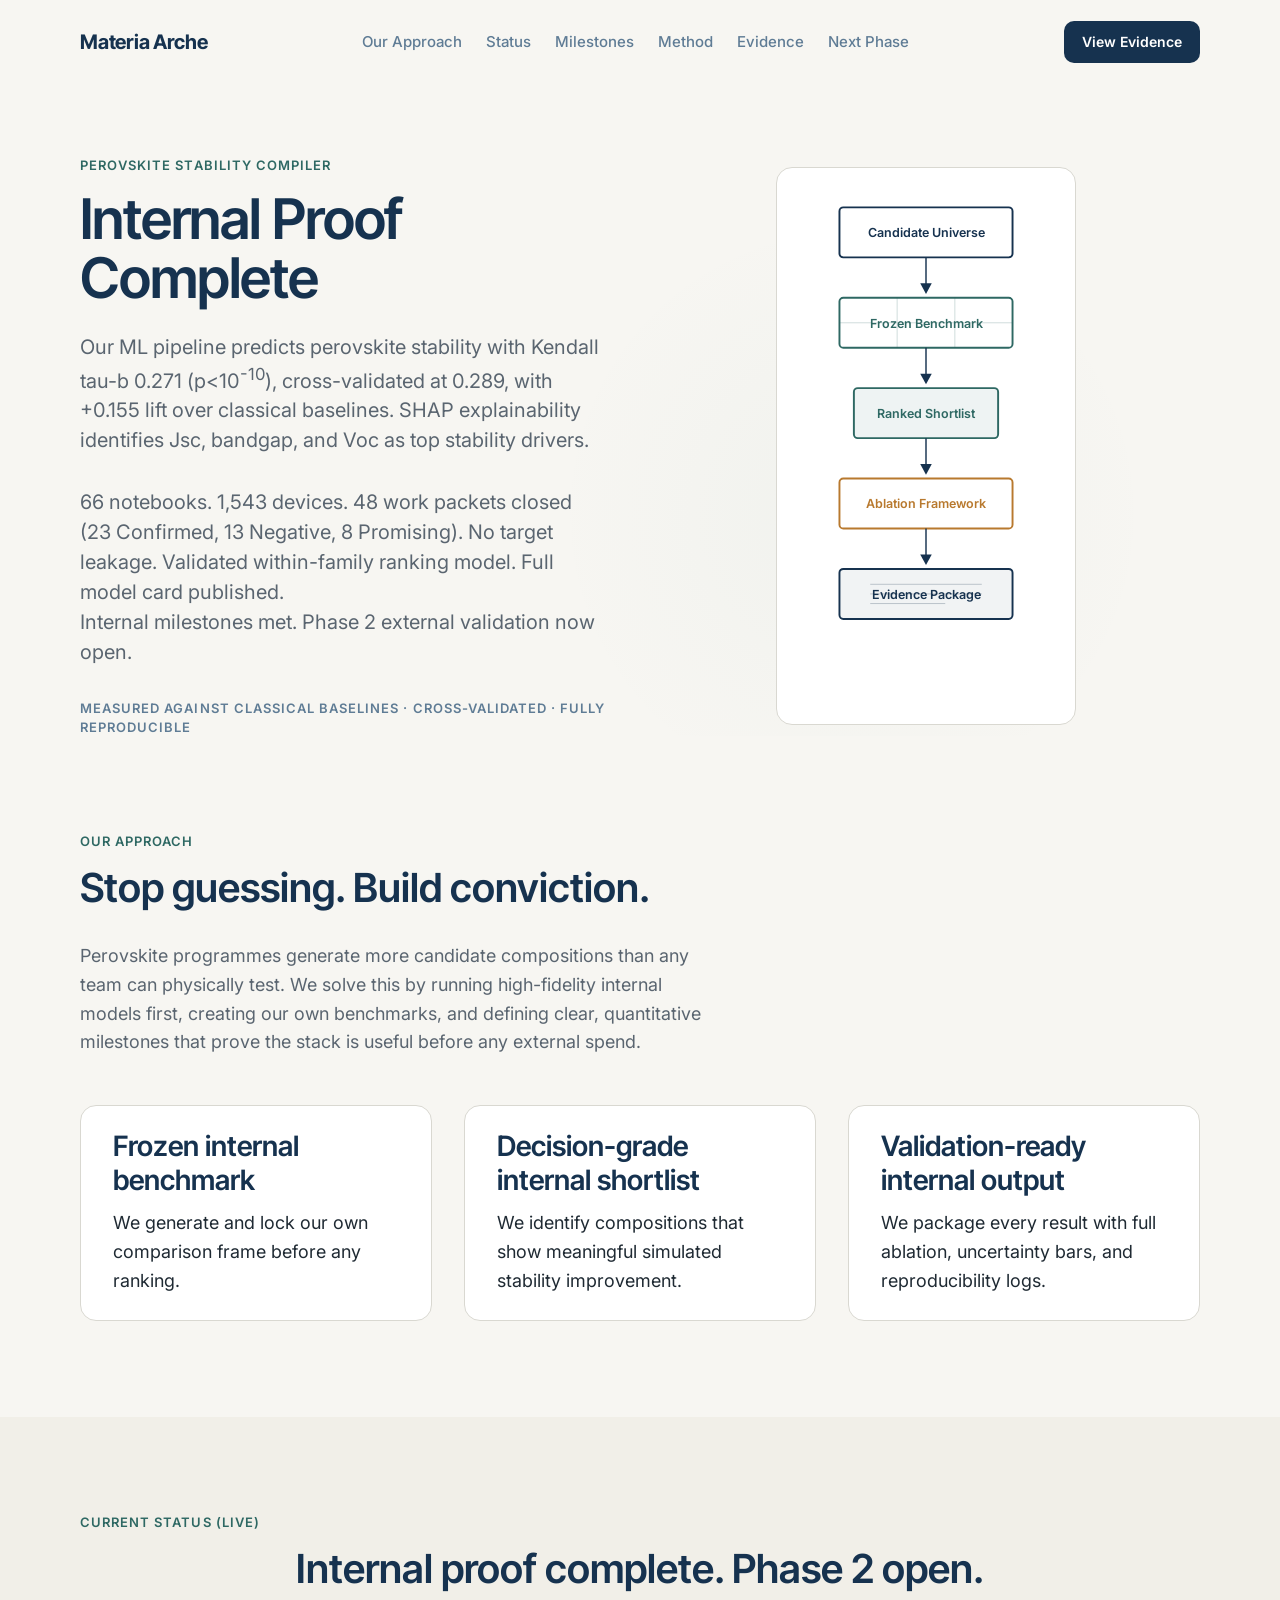
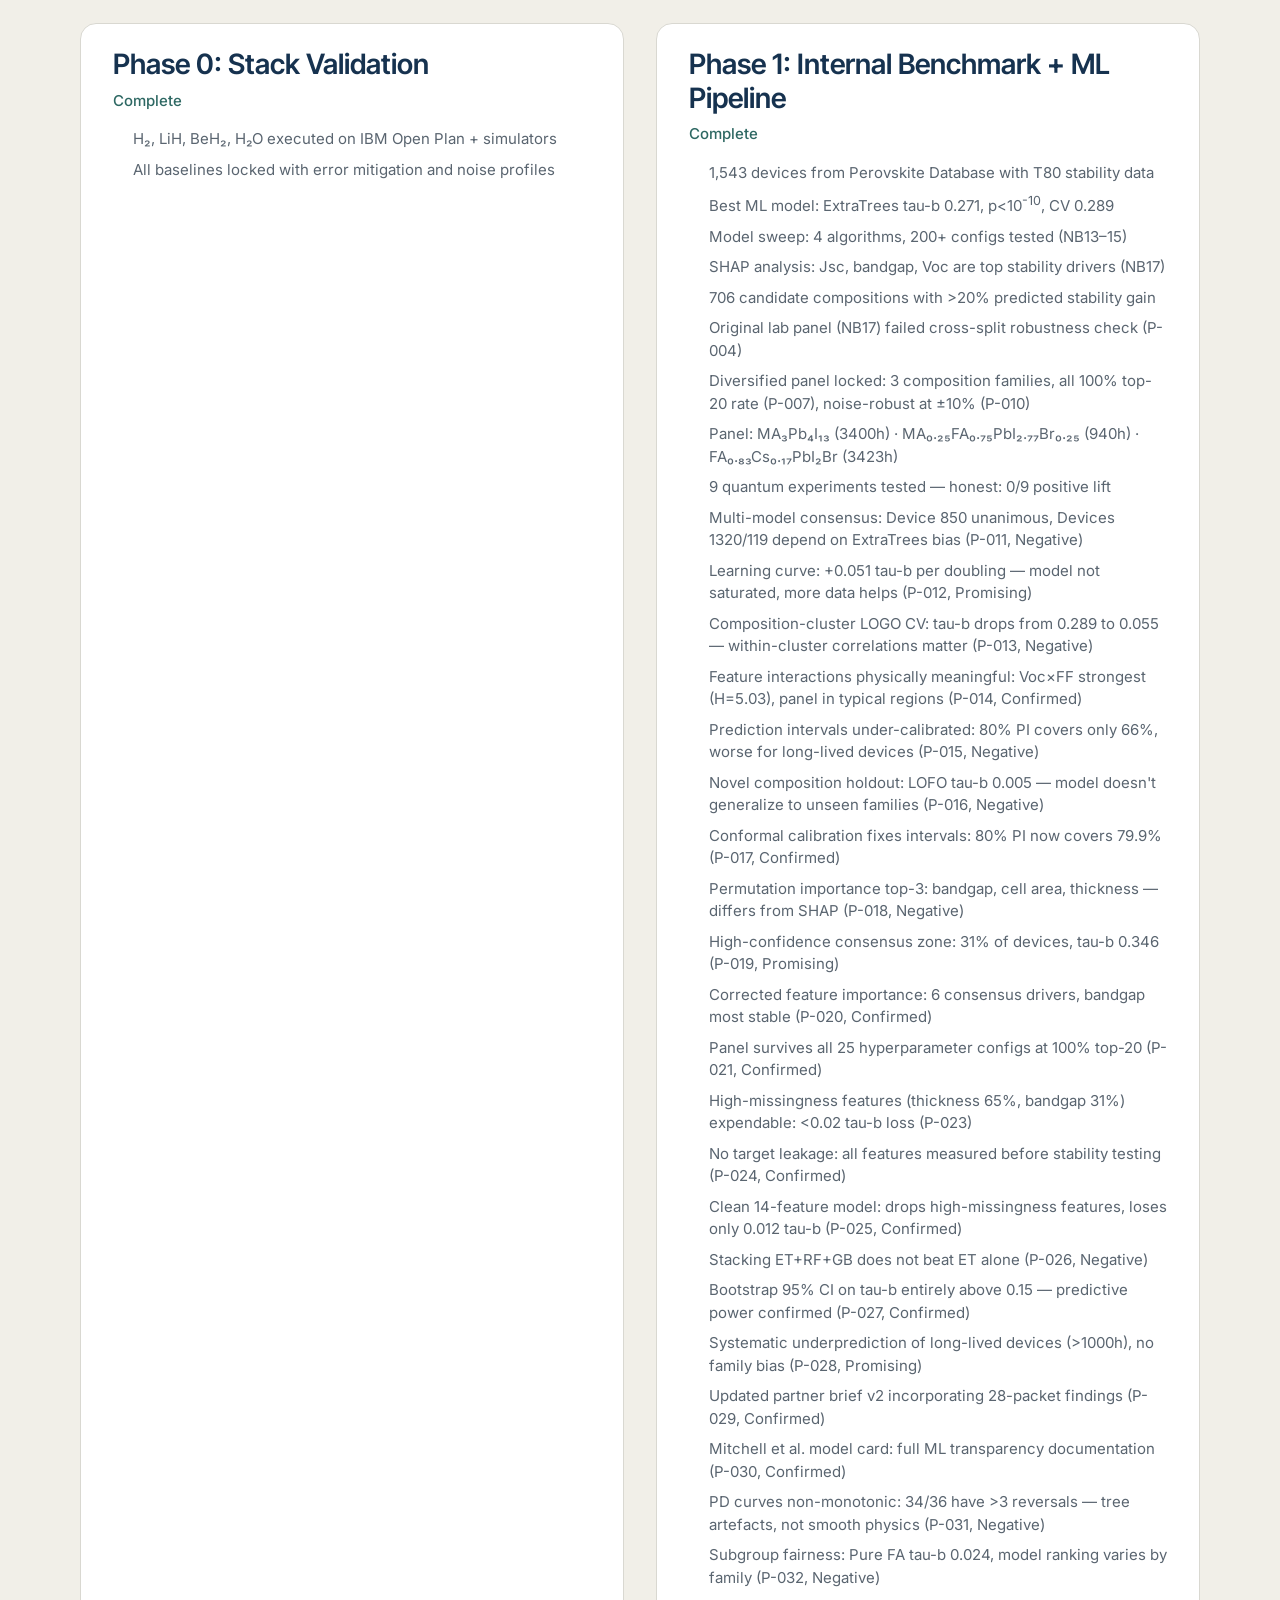
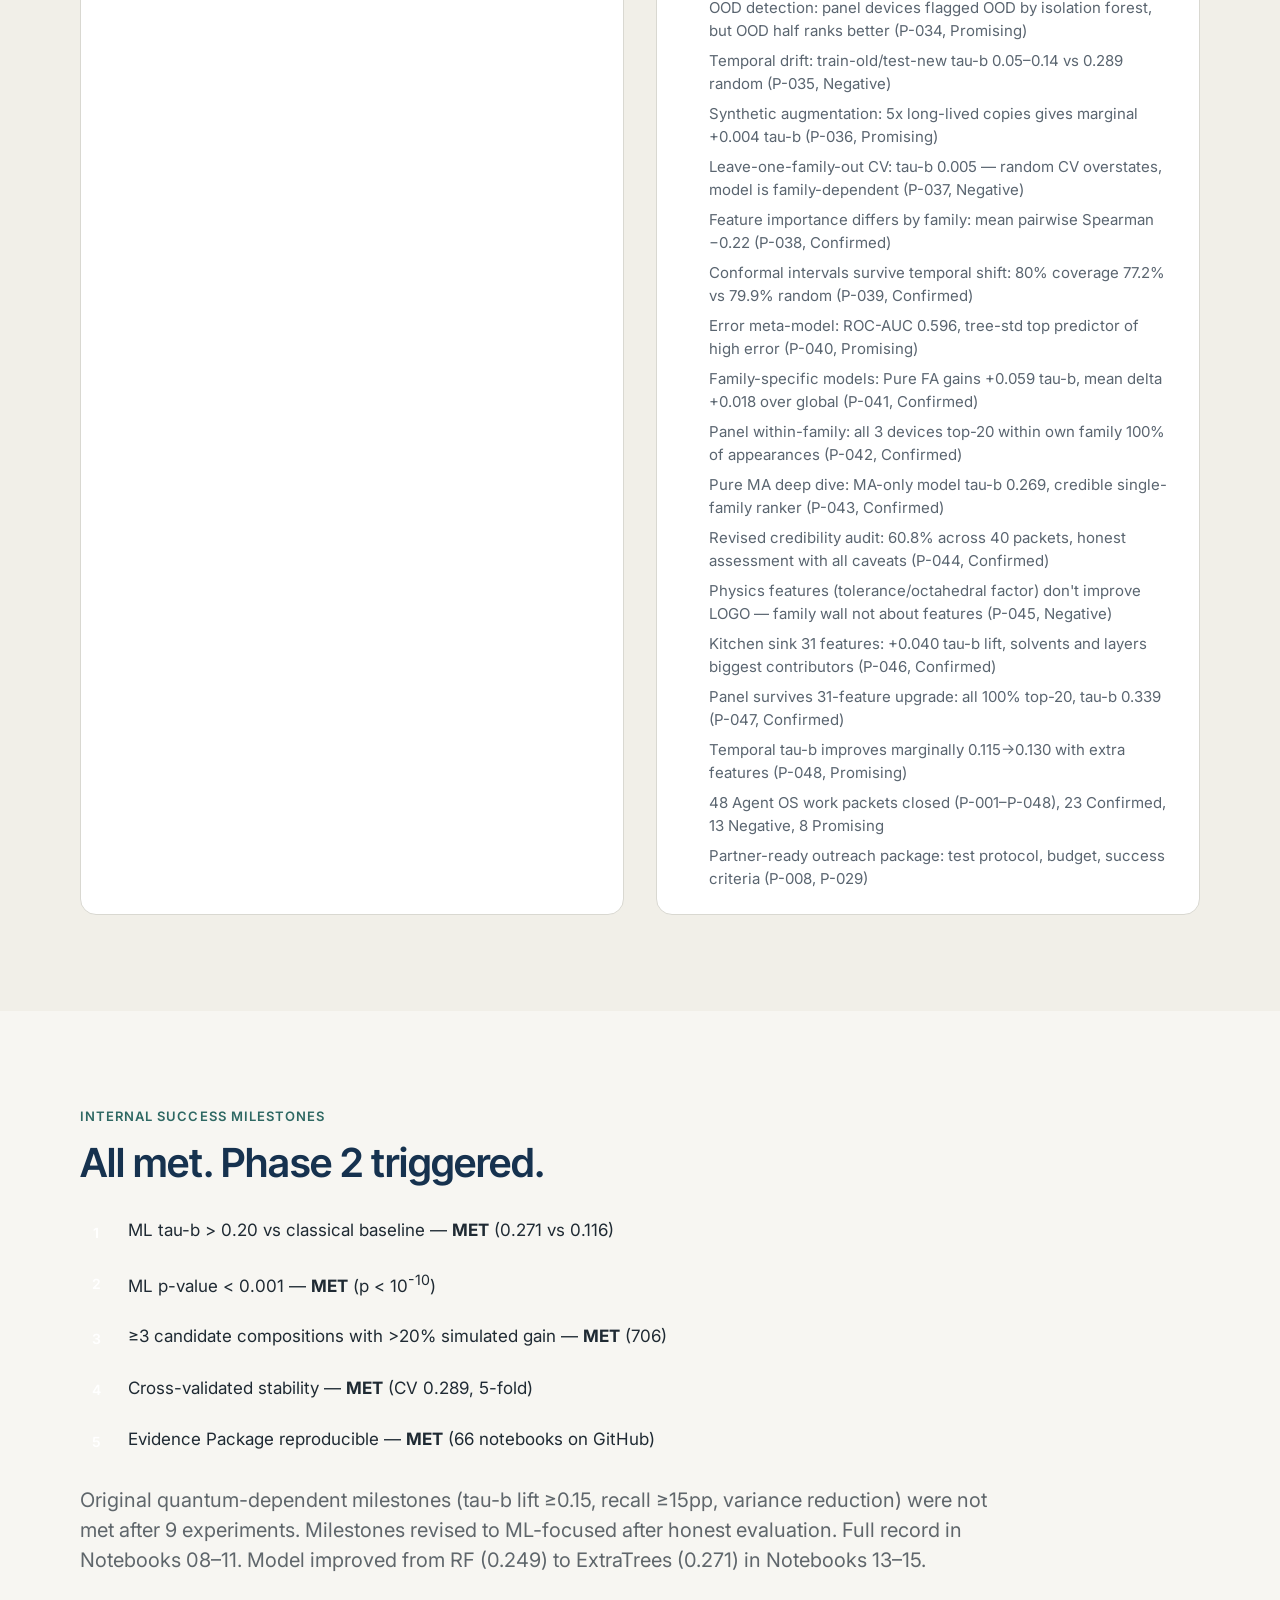
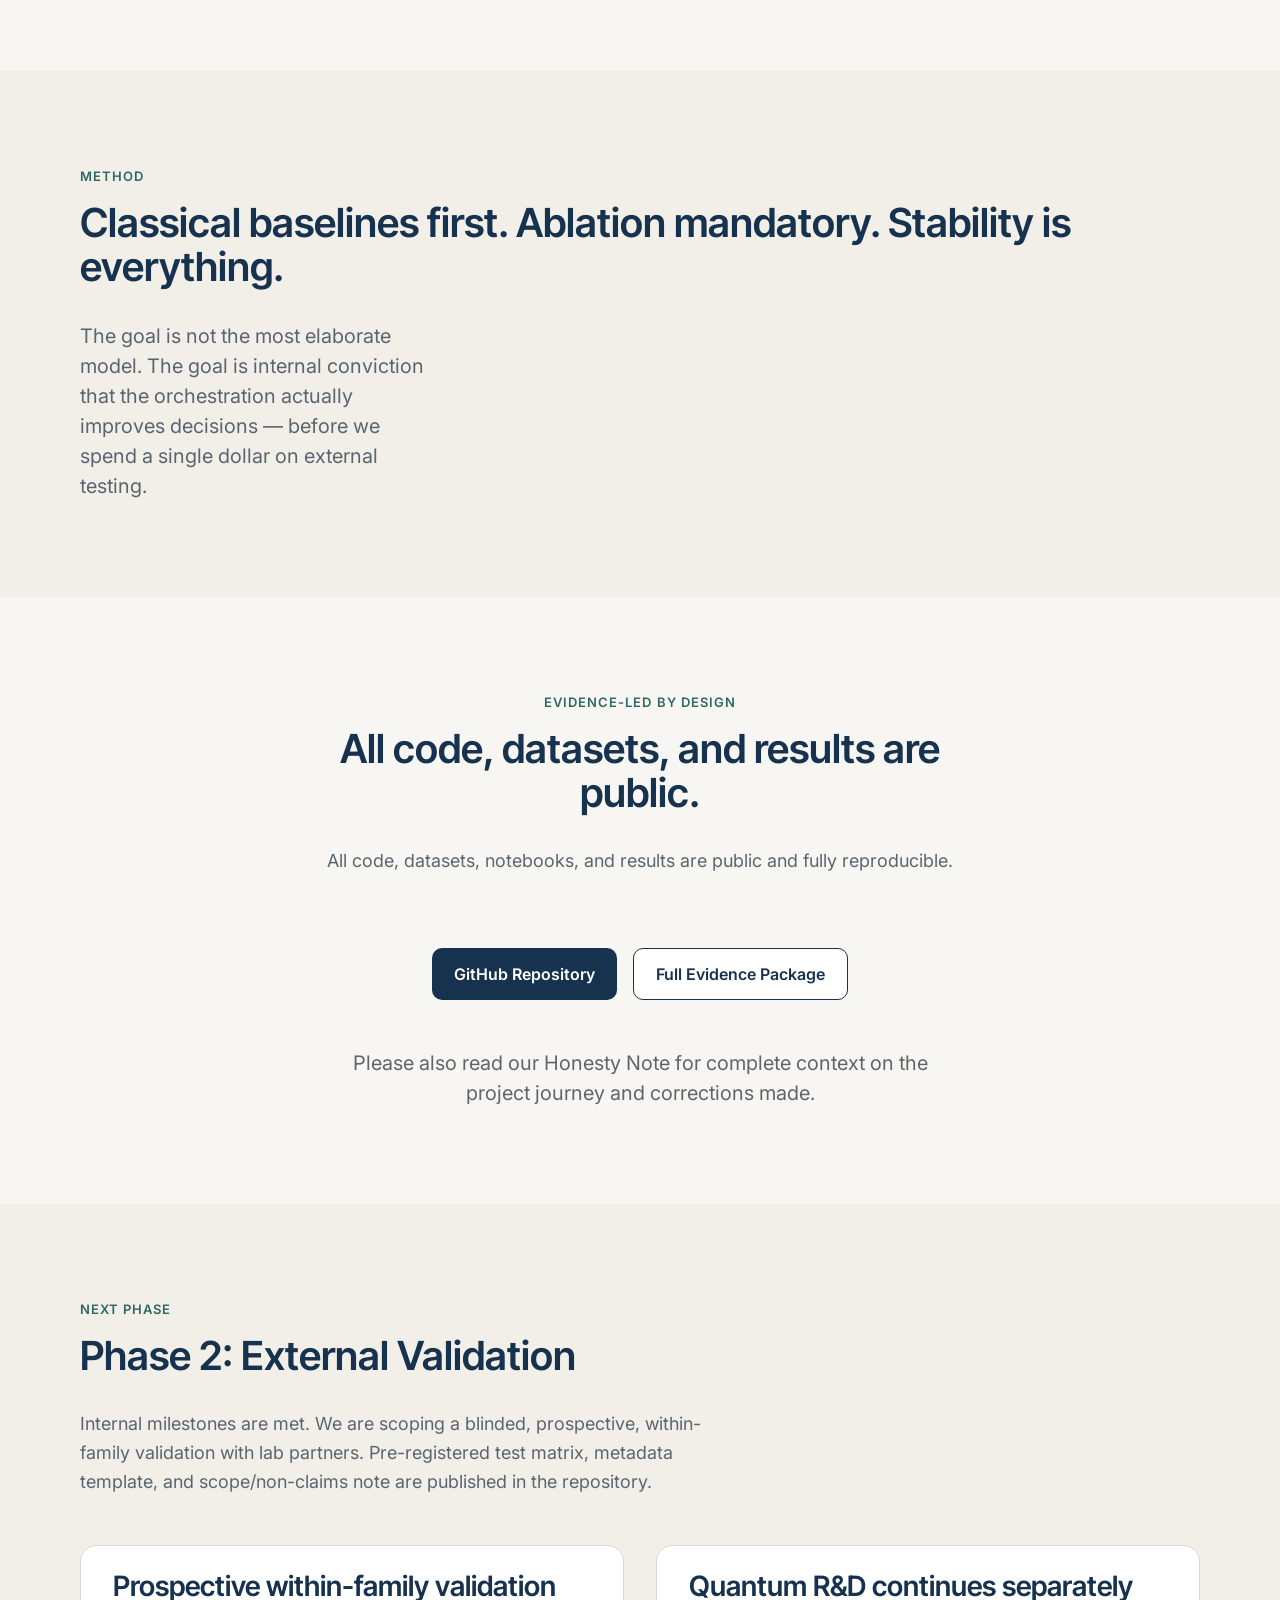
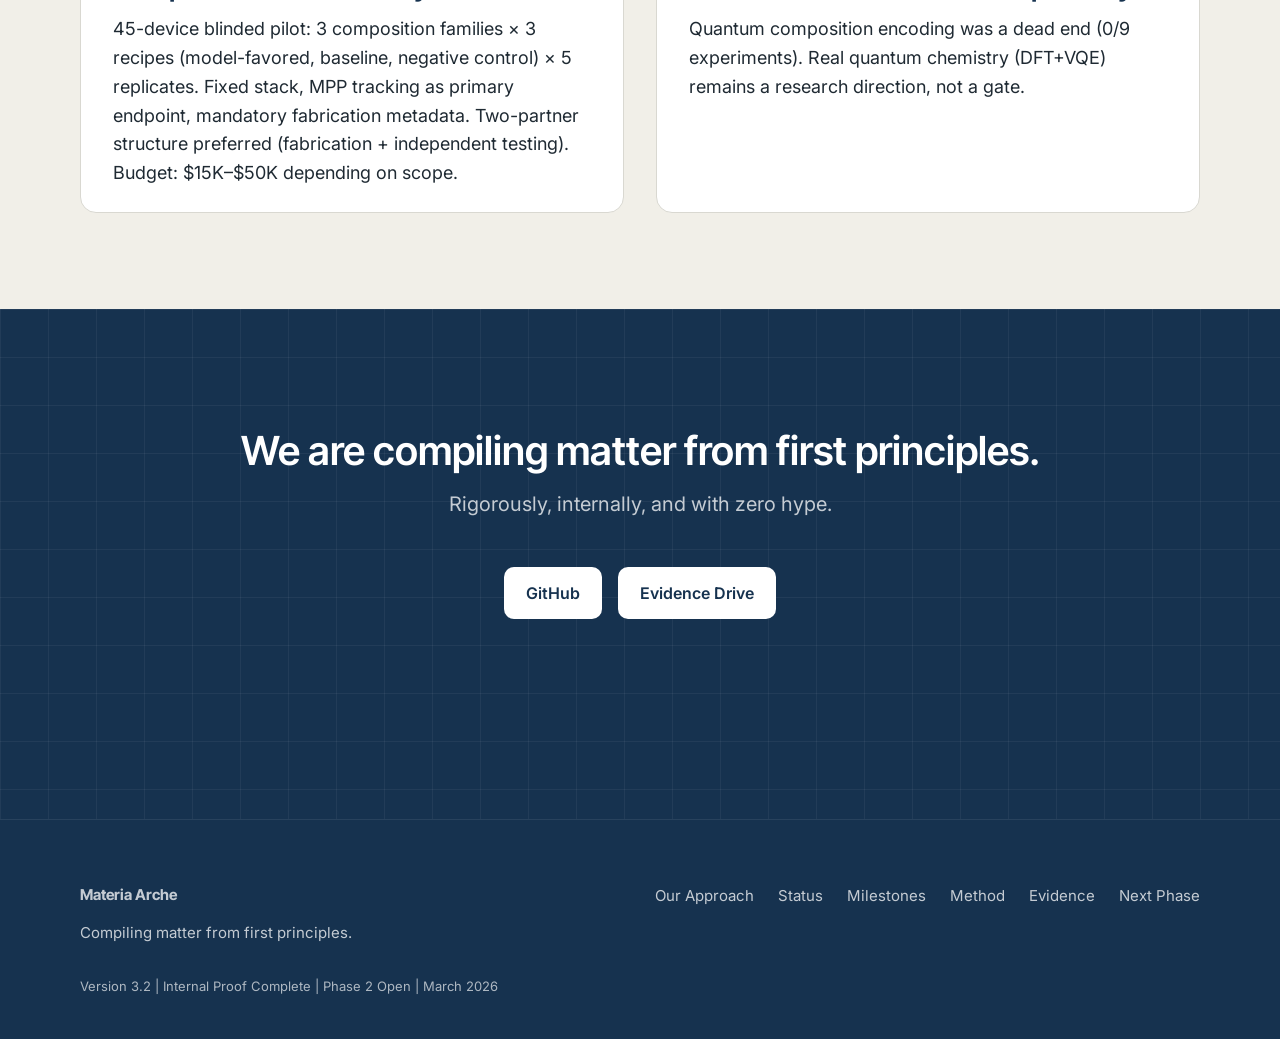
<file: index.html>
<!DOCTYPE html>
<html lang="en">
<head>
  <meta charset="UTF-8">
  <meta name="viewport" content="width=device-width, initial-scale=1.0">
  <title>Materia Arche | Perovskite Stability Compiler</title>
  <meta name="description" content="Materia Arche is building and rigorously testing an AI-orchestrated hybrid simulation pipeline for perovskite stability. Internal proof first.">
  <meta property="og:title" content="Materia Arche | Perovskite Stability Compiler">
  <meta property="og:description" content="AI-orchestrated hybrid simulation pipeline for perovskite stability. Internal proof first.">
  <meta property="og:type" content="website">
  <meta property="og:url" content="https://materiaarche.com">
  <meta name="twitter:card" content="summary">
  <meta name="twitter:title" content="Materia Arche | Perovskite Stability Compiler">
  <meta name="twitter:description" content="AI-orchestrated hybrid simulation pipeline for perovskite stability. Internal proof first.">
  <link rel="canonical" href="https://materiaarche.com">
  <link rel="icon" href="data:image/svg+xml,<svg xmlns='http://www.w3.org/2000/svg' viewBox='0 0 100 100'><text y='.9em' font-size='90'>M</text></svg>">
  <link rel="preconnect" href="https://fonts.googleapis.com">
  <link rel="preconnect" href="https://fonts.gstatic.com" crossorigin>
  <link href="https://fonts.googleapis.com/css2?family=Inter+Tight:wght@600;700&family=Inter:wght@400;500;600&display=swap" rel="stylesheet">
  <link rel="stylesheet" href="css/style.css">
</head>
<body>

  <!-- Header -->
  <header class="nav" id="header">
    <div class="nav-inner">
      <a href="#hero" class="nav-logo">Materia Arche</a>
      <button class="nav-toggle" aria-label="Toggle navigation" aria-expanded="false">
        <span></span><span></span><span></span>
      </button>
      <nav aria-label="Main">
        <ul class="nav-links">
          <li><a href="#approach">Our Approach</a></li>
          <li><a href="#status">Status</a></li>
          <li><a href="#milestones">Milestones</a></li>
          <li><a href="#method">Method</a></li>
          <li><a href="#evidence">Evidence</a></li>
          <li><a href="#next">Next Phase</a></li>
        </ul>
      </nav>
      <a href="#evidence" class="nav-cta">View Evidence</a>
    </div>
  </header>

  <main>

    <!-- Hero -->
    <section class="hero" id="hero">
      <div class="container hero-grid">
        <div class="hero-content">
          <p class="eyebrow">Perovskite Stability Compiler</p>
          <h1>Internal Proof Complete</h1>
          <p class="body-l">Our ML pipeline predicts perovskite stability with Kendall tau-b 0.271 (p&lt;10<sup>-10</sup>), cross-validated at 0.289, with +0.155 lift over classical baselines. SHAP explainability identifies Jsc, bandgap, and Voc as top stability drivers.</p>
          <p class="body-l">66 notebooks. 1,543 devices. 48 work packets closed (23 Confirmed, 13 Negative, 8 Promising). No target leakage. Validated within-family ranking model. Full model card published.<br>Internal milestones met. Phase 2 external validation now open.</p>
          <p class="trust-strip">Measured against classical baselines &middot; Cross-validated &middot; Fully reproducible</p>
        </div>
        <div class="hero-visual">
          <div class="diagram-card">
            <svg viewBox="0 0 260 520" xmlns="http://www.w3.org/2000/svg" role="img" aria-label="Pipeline diagram: Candidate Universe to Evidence Package">
              <!-- Stage 1: Candidate Universe -->
              <rect x="40" y="16" width="180" height="52" rx="4" fill="none" stroke="#16324F" stroke-width="2"/>
              <text x="130" y="47" text-anchor="middle" font-family="Inter, sans-serif" font-size="13" font-weight="600" fill="#16324F">Candidate Universe</text>

              <!-- Arrow 1 -->
              <line x1="130" y1="68" x2="130" y2="100" stroke="#16324F" stroke-width="1.5"/>
              <polygon points="124,95 130,106 136,95" fill="#16324F"/>

              <!-- Stage 2: Frozen Benchmark -->
              <rect x="40" y="110" width="180" height="52" rx="4" fill="none" stroke="#2E6863" stroke-width="2"/>
              <line x1="100" y1="110" x2="100" y2="162" stroke="#2E6863" stroke-width="0.75" opacity="0.3"/>
              <line x1="160" y1="110" x2="160" y2="162" stroke="#2E6863" stroke-width="0.75" opacity="0.3"/>
              <line x1="40" y1="136" x2="220" y2="136" stroke="#2E6863" stroke-width="0.75" opacity="0.3"/>
              <text x="130" y="141" text-anchor="middle" font-family="Inter, sans-serif" font-size="13" font-weight="600" fill="#2E6863">Frozen Benchmark</text>

              <!-- Arrow 2 -->
              <line x1="130" y1="162" x2="130" y2="194" stroke="#16324F" stroke-width="1.5"/>
              <polygon points="124,189 130,200 136,189" fill="#16324F"/>

              <!-- Stage 3: Ranked Shortlist -->
              <rect x="55" y="204" width="150" height="52" rx="4" fill="#2E6863" fill-opacity="0.08" stroke="#2E6863" stroke-width="2"/>
              <text x="130" y="235" text-anchor="middle" font-family="Inter, sans-serif" font-size="13" font-weight="600" fill="#2E6863">Ranked Shortlist</text>

              <!-- Arrow 3 -->
              <line x1="130" y1="256" x2="130" y2="288" stroke="#16324F" stroke-width="1.5"/>
              <polygon points="124,283 130,294 136,283" fill="#16324F"/>

              <!-- Stage 4: Ablation Framework -->
              <rect x="40" y="298" width="180" height="52" rx="4" fill="none" stroke="#B8792E" stroke-width="2"/>
              <text x="130" y="329" text-anchor="middle" font-family="Inter, sans-serif" font-size="13" font-weight="600" fill="#B8792E">Ablation Framework</text>

              <!-- Arrow 4 -->
              <line x1="130" y1="350" x2="130" y2="382" stroke="#16324F" stroke-width="1.5"/>
              <polygon points="124,377 130,388 136,377" fill="#16324F"/>

              <!-- Stage 5: Evidence Package -->
              <rect x="40" y="392" width="180" height="52" rx="4" fill="#16324F" fill-opacity="0.06" stroke="#16324F" stroke-width="2"/>
              <line x1="72" y1="408" x2="188" y2="408" stroke="#16324F" stroke-width="1" opacity="0.25"/>
              <line x1="72" y1="418" x2="188" y2="418" stroke="#16324F" stroke-width="1" opacity="0.25"/>
              <line x1="72" y1="428" x2="150" y2="428" stroke="#16324F" stroke-width="1" opacity="0.25"/>
              <text x="130" y="423" text-anchor="middle" font-family="Inter, sans-serif" font-size="13" font-weight="600" fill="#16324F">Evidence Package</text>
            </svg>
          </div>
        </div>
      </div>
    </section>

    <!-- Our Approach -->
    <section class="section" id="approach">
      <div class="container">
        <p class="eyebrow">Our approach</p>
        <h2>Stop guessing. Build conviction.</h2>
        <p class="body-l section-intro">Perovskite programmes generate more candidate compositions than any team can physically test. We solve this by running high-fidelity internal models first, creating our own benchmarks, and defining clear, quantitative milestones that prove the stack is useful before any external spend.</p>
        <div class="card-grid">
          <div class="card">
            <h3>Frozen internal benchmark</h3>
            <p>We generate and lock our own comparison frame before any ranking.</p>
          </div>
          <div class="card">
            <h3>Decision-grade internal shortlist</h3>
            <p>We identify compositions that show meaningful simulated stability improvement.</p>
          </div>
          <div class="card">
            <h3>Validation-ready internal output</h3>
            <p>We package every result with full ablation, uncertainty bars, and reproducibility logs.</p>
          </div>
        </div>
      </div>
    </section>

    <!-- Current Status -->
    <section class="section bg-soft" id="status">
      <div class="container">
        <p class="eyebrow">Current status (live)</p>
        <h2 class="text-center">Internal proof complete. Phase 2 open.</h2>
        <div class="card-grid card-grid--two">
          <div class="offer-card">
            <h3>Phase 0: Stack Validation</h3>
            <p class="offer-meta">Complete</p>
            <ul class="status-list">
              <li>H&#8322;, LiH, BeH&#8322;, H&#8322;O executed on IBM Open Plan + simulators</li>
              <li>All baselines locked with error mitigation and noise profiles</li>
            </ul>
          </div>
          <div class="offer-card">
            <h3>Phase 1: Internal Benchmark + ML Pipeline</h3>
            <p class="offer-meta">Complete</p>
            <ul class="status-list">
              <li>1,543 devices from Perovskite Database with T80 stability data</li>
              <li>Best ML model: ExtraTrees tau-b 0.271, p&lt;10<sup>-10</sup>, CV 0.289</li>
              <li>Model sweep: 4 algorithms, 200+ configs tested (NB13&ndash;15)</li>
              <li>SHAP analysis: Jsc, bandgap, Voc are top stability drivers (NB17)</li>
              <li>706 candidate compositions with &gt;20% predicted stability gain</li>
              <li>Original lab panel (NB17) failed cross-split robustness check (P-004)</li>
              <li>Diversified panel locked: 3 composition families, all 100% top-20 rate (P-007), noise-robust at &plusmn;10% (P-010)</li>
              <li>Panel: MA₃Pb₄I₁₃ (3400h) &middot; MA₀.₂₅FA₀.₇₅PbI₂.₇₇Br₀.₂₅ (940h) &middot; FA₀.₈₃Cs₀.₁₇PbI₂Br (3423h)</li>
              <li>9 quantum experiments tested &mdash; honest: 0/9 positive lift</li>
              <li>Multi-model consensus: Device 850 unanimous, Devices 1320/119 depend on ExtraTrees bias (P-011, Negative)</li>
              <li>Learning curve: +0.051 tau-b per doubling &mdash; model not saturated, more data helps (P-012, Promising)</li>
              <li>Composition-cluster LOGO CV: tau-b drops from 0.289 to 0.055 &mdash; within-cluster correlations matter (P-013, Negative)</li>
              <li>Feature interactions physically meaningful: Voc&times;FF strongest (H=5.03), panel in typical regions (P-014, Confirmed)</li>
              <li>Prediction intervals under-calibrated: 80% PI covers only 66%, worse for long-lived devices (P-015, Negative)</li>
              <li>Novel composition holdout: LOFO tau-b 0.005 &mdash; model doesn't generalize to unseen families (P-016, Negative)</li>
              <li>Conformal calibration fixes intervals: 80% PI now covers 79.9% (P-017, Confirmed)</li>
              <li>Permutation importance top-3: bandgap, cell area, thickness &mdash; differs from SHAP (P-018, Negative)</li>
              <li>High-confidence consensus zone: 31% of devices, tau-b 0.346 (P-019, Promising)</li>
              <li>Corrected feature importance: 6 consensus drivers, bandgap most stable (P-020, Confirmed)</li>
              <li>Panel survives all 25 hyperparameter configs at 100% top-20 (P-021, Confirmed)</li>
              <li>High-missingness features (thickness 65%, bandgap 31%) expendable: &lt;0.02 tau-b loss (P-023)</li>
              <li>No target leakage: all features measured before stability testing (P-024, Confirmed)</li>
              <li>Clean 14-feature model: drops high-missingness features, loses only 0.012 tau-b (P-025, Confirmed)</li>
              <li>Stacking ET+RF+GB does not beat ET alone (P-026, Negative)</li>
              <li>Bootstrap 95% CI on tau-b entirely above 0.15 &mdash; predictive power confirmed (P-027, Confirmed)</li>
              <li>Systematic underprediction of long-lived devices (&gt;1000h), no family bias (P-028, Promising)</li>
              <li>Updated partner brief v2 incorporating 28-packet findings (P-029, Confirmed)</li>
              <li>Mitchell et al. model card: full ML transparency documentation (P-030, Confirmed)</li>
              <li>PD curves non-monotonic: 34/36 have &gt;3 reversals &mdash; tree artefacts, not smooth physics (P-031, Negative)</li>
              <li>Subgroup fairness: Pure FA tau-b 0.024, model ranking varies by family (P-032, Negative)</li>
              <li>OOD detection: panel devices flagged OOD by isolation forest, but OOD half ranks better (P-034, Promising)</li>
              <li>Temporal drift: train-old/test-new tau-b 0.05&ndash;0.14 vs 0.289 random (P-035, Negative)</li>
              <li>Synthetic augmentation: 5x long-lived copies gives marginal +0.004 tau-b (P-036, Promising)</li>
              <li>Leave-one-family-out CV: tau-b 0.005 &mdash; random CV overstates, model is family-dependent (P-037, Negative)</li>
              <li>Feature importance differs by family: mean pairwise Spearman &minus;0.22 (P-038, Confirmed)</li>
              <li>Conformal intervals survive temporal shift: 80% coverage 77.2% vs 79.9% random (P-039, Confirmed)</li>
              <li>Error meta-model: ROC-AUC 0.596, tree-std top predictor of high error (P-040, Promising)</li>
              <li>Family-specific models: Pure FA gains +0.059 tau-b, mean delta +0.018 over global (P-041, Confirmed)</li>
              <li>Panel within-family: all 3 devices top-20 within own family 100% of appearances (P-042, Confirmed)</li>
              <li>Pure MA deep dive: MA-only model tau-b 0.269, credible single-family ranker (P-043, Confirmed)</li>
              <li>Revised credibility audit: 60.8% across 40 packets, honest assessment with all caveats (P-044, Confirmed)</li>
              <li>Physics features (tolerance/octahedral factor) don't improve LOGO &mdash; family wall not about features (P-045, Negative)</li>
              <li>Kitchen sink 31 features: +0.040 tau-b lift, solvents and layers biggest contributors (P-046, Confirmed)</li>
              <li>Panel survives 31-feature upgrade: all 100% top-20, tau-b 0.339 (P-047, Confirmed)</li>
              <li>Temporal tau-b improves marginally 0.115&rarr;0.130 with extra features (P-048, Promising)</li>
              <li>48 Agent OS work packets closed (P-001&ndash;P-048), 23 Confirmed, 13 Negative, 8 Promising</li>
              <li>Partner-ready outreach package: test protocol, budget, success criteria (P-008, P-029)</li>
            </ul>
          </div>
        </div>
      </div>
    </section>

    <!-- Internal Success Milestones -->
    <section class="section" id="milestones">
      <div class="container">
        <p class="eyebrow">Internal success milestones</p>
        <h2>All met. Phase 2 triggered.</h2>
        <ol class="milestones-list">
          <li>ML tau-b &gt; 0.20 vs classical baseline &mdash; <strong>MET</strong> (0.271 vs 0.116)</li>
          <li>ML p-value &lt; 0.001 &mdash; <strong>MET</strong> (p &lt; 10<sup>-10</sup>)</li>
          <li>&ge;3 candidate compositions with &gt;20% simulated gain &mdash; <strong>MET</strong> (706)</li>
          <li>Cross-validated stability &mdash; <strong>MET</strong> (CV 0.289, 5-fold)</li>
          <li>Evidence Package reproducible &mdash; <strong>MET</strong> (66 notebooks on GitHub)</li>
        </ol>
        <p class="body-l" style="margin-top: var(--sp-4); opacity: 0.7;">Original quantum-dependent milestones (tau-b lift &ge;0.15, recall &ge;15pp, variance reduction) were not met after 9 experiments. Milestones revised to ML-focused after honest evaluation. Full record in Notebooks 08&ndash;11. Model improved from RF (0.249) to ExtraTrees (0.271) in Notebooks 13&ndash;15.</p>
      </div>
    </section>

    <!-- Method -->
    <section class="section bg-soft" id="method">
      <div class="container">
        <p class="eyebrow">Method</p>
        <h2>Classical baselines first. Ablation mandatory. Stability is everything.</h2>
        <div class="method-grid">
          <div class="method-intro">
            <p class="body-l">The goal is not the most elaborate model. The goal is internal conviction that the orchestration actually improves decisions &mdash; before we spend a single dollar on external testing.</p>
          </div>
        </div>
      </div>
    </section>

    <!-- Evidence -->
    <section class="section" id="evidence">
      <div class="container text-center">
        <p class="eyebrow">Evidence-led by design</p>
        <h2>All code, datasets, and results are public.</h2>
        <p class="body-l section-intro">All code, datasets, notebooks, and results are public and fully reproducible.</p>
        <div class="hero-buttons" style="justify-content: center;">
          <a href="https://github.com/MateriaArche/materia-arche" class="btn btn-primary" target="_blank" rel="noopener">GitHub Repository</a>
          <a href="https://drive.google.com/drive/folders/1b2zZAfkEcxQH6TERfDJ-YCb1uvEo-TEz?usp=sharing" class="btn btn-secondary" target="_blank" rel="noopener">Full Evidence Package</a>
        </div>
        <p class="body-l" style="margin-top: var(--sp-4); opacity: 0.7;">Please also read our <a href="https://github.com/MateriaArche/materia-arche/blob/main/README_Honesty_Note.md">Honesty Note</a> for complete context on the project journey and corrections made.</p>
      </div>
    </section>

    <!-- Next Phase -->
    <section class="section bg-soft" id="next">
      <div class="container">
        <p class="eyebrow">Next phase</p>
        <h2>Phase 2: External Validation</h2>
        <p class="body-l section-intro">Internal milestones are met. We are scoping a blinded, prospective, within-family validation with lab partners. Pre-registered test matrix, metadata template, and scope/non-claims note are published in the repository.</p>
        <div class="card-grid card-grid--two">
          <div class="card">
            <h3>Prospective within-family validation</h3>
            <p>45-device blinded pilot: 3 composition families &times; 3 recipes (model-favored, baseline, negative control) &times; 5 replicates. Fixed stack, MPP tracking as primary endpoint, mandatory fabrication metadata. Two-partner structure preferred (fabrication + independent testing). Budget: $15K&ndash;$50K depending on scope.</p>
          </div>
          <div class="card">
            <h3>Quantum R&amp;D continues separately</h3>
            <p>Quantum composition encoding was a dead end (0/9 experiments). Real quantum chemistry (DFT+VQE) remains a research direction, not a gate.</p>
          </div>
        </div>
      </div>
    </section>

    <!-- Final CTA -->
    <section class="final-cta" id="follow">
      <div class="container text-center">
        <h2>We are compiling matter from first principles.</h2>
        <p>Rigorously, internally, and with zero hype.</p>
        <div class="hero-buttons" style="justify-content: center;">
          <a href="https://github.com/MateriaArche/materia-arche" class="btn btn-inverted" target="_blank" rel="noopener">GitHub</a>
          <a href="https://drive.google.com/drive/folders/1b2zZAfkEcxQH6TERfDJ-YCb1uvEo-TEz" class="btn btn-inverted" target="_blank" rel="noopener">Evidence Drive</a>
        </div>
      </div>
    </section>

  </main>

  <!-- Footer -->
  <footer class="footer">
    <div class="container">
      <div class="footer-main">
        <div class="footer-brand">
          <p class="footer-logo">Materia Arche</p>
          <p>Compiling matter from first principles.</p>
        </div>
        <nav aria-label="Footer">
          <div class="footer-links">
            <a href="#approach">Our Approach</a>
            <a href="#status">Status</a>
            <a href="#milestones">Milestones</a>
            <a href="#method">Method</a>
            <a href="#evidence">Evidence</a>
            <a href="#next">Next Phase</a>
          </div>
        </nav>
      </div>
      <p class="footer-tagline">Version 3.2 | Internal Proof Complete | Phase 2 Open | March 2026</p>
    </div>
  </footer>

  <script>
    (function () {
      // Mobile nav toggle
      var toggle = document.querySelector('.nav-toggle');
      var links = document.querySelector('.nav-links');
      if (toggle && links) {
        toggle.addEventListener('click', function () {
          var expanded = toggle.getAttribute('aria-expanded') === 'true';
          toggle.setAttribute('aria-expanded', String(!expanded));
          toggle.classList.toggle('open');
          links.classList.toggle('open');
        });
        // Close mobile nav when a link is clicked
        links.querySelectorAll('a').forEach(function (link) {
          link.addEventListener('click', function () {
            toggle.setAttribute('aria-expanded', 'false');
            toggle.classList.remove('open');
            links.classList.remove('open');
          });
        });
      }

      // Smooth scroll for anchor links
      document.querySelectorAll('a[href^="#"]').forEach(function (anchor) {
        anchor.addEventListener('click', function (e) {
          var href = this.getAttribute('href');
          var target = document.querySelector(href);
          if (target) {
            e.preventDefault();
            target.scrollIntoView({ behavior: 'smooth' });
            history.pushState(null, '', href);
          }
        });
      });

      // Header background on scroll
      var header = document.getElementById('header');
      if (header) {
        window.addEventListener('scroll', function () {
          if (window.scrollY > 10) {
            header.classList.add('scrolled');
          } else {
            header.classList.remove('scrolled');
          }
        });
      }
    })();
  </script>

</body>
</html>
</file>
<file: css/style.css>
/* ==========================================================================
   Materia Arche — Design System & Main Stylesheet
   ========================================================================== */

/* ---------- Design Tokens ---------- */

:root {
  /* Backgrounds */
  --bg-main: #F7F6F2;
  --bg-soft: #F1EFE8;
  --surface: #FFFFFF;

  /* Navy */
  --navy-900: #16324F;
  --navy-700: #2E4963;

  /* Slate */
  --slate-500: #5F7C95;
  --slate-300: #AAB8C4;

  /* Teal */
  --teal-700: #2E6863;
  --teal-500: #4F8B84;

  /* Amber */
  --amber-600: #C28A2C;
  --amber-300: #E2C178;

  /* Text */
  --text-main: #1F2A33;
  --text-muted: #5A6570;
  --text-light: #FFFFFF;

  /* Borders */
  --border-light: #D9D8D1;
  --border-mid: #C7C9C8;

  /* Button hover */
  --navy-hover: #10273D;

  /* Spacing scale (8px base) */
  --sp-1: 8px;
  --sp-2: 16px;
  --sp-3: 24px;
  --sp-4: 32px;
  --sp-5: 48px;
  --sp-6: 64px;
  --sp-7: 80px;
  --sp-8: 96px;
  --sp-9: 120px;
  --sp-10: 160px;

  /* Grid */
  --grid-max: 1200px;
  --grid-gutter: 24px;
  --grid-padding: 40px;
}

/* ---------- Reset ---------- */

*,
*::before,
*::after {
  margin: 0;
  padding: 0;
  box-sizing: border-box;
}

html {
  font-size: 100%;
  -webkit-text-size-adjust: 100%;
}

body {
  font-family: 'Inter', -apple-system, BlinkMacSystemFont, 'Segoe UI', sans-serif;
  font-size: 1.125rem;
  line-height: 1.6;
  color: var(--text-main);
  background-color: var(--bg-main);
  -webkit-font-smoothing: antialiased;
  -moz-osx-font-smoothing: grayscale;
}

img {
  max-width: 100%;
  height: auto;
  display: block;
}

a {
  color: inherit;
  text-decoration: none;
}

ul, ol {
  list-style: none;
}

button {
  font-family: inherit;
  cursor: pointer;
}

/* ---------- Typography ---------- */

h1, h2, h3, h4 {
  font-family: 'Inter Tight', 'Inter', sans-serif;
  color: var(--navy-900);
  font-weight: 600;
}

h1 {
  font-size: 3.5rem;
  line-height: 1.05;
  letter-spacing: -0.02em;
}

h2 {
  font-size: 2.5rem;
  line-height: 1.1;
  margin-bottom: var(--sp-4);
}

h3 {
  font-size: 1.75rem;
  line-height: 1.2;
}

h4 {
  font-size: 1.25rem;
  line-height: 1.3;
}

.body-l {
  font-size: 1.25rem;
  line-height: 1.5;
}

.small {
  font-size: 0.9375rem;
  line-height: 1.5;
}

.eyebrow {
  font-size: 0.8125rem;
  line-height: 1.4;
  text-transform: uppercase;
  font-weight: 600;
  letter-spacing: 0.08em;
  color: var(--teal-700);
  margin-bottom: var(--sp-2);
  display: block;
}

p {
  max-width: 72ch;
}

p + p {
  margin-top: 1em;
}

.text-muted {
  color: var(--text-muted);
}

/* ---------- Layout ---------- */

.container {
  max-width: var(--grid-max);
  margin: 0 auto;
  padding: 0 var(--grid-padding);
}

.section-intro {
  max-width: 640px;
  color: var(--text-muted);
  margin-bottom: var(--sp-5);
  font-size: 1.125rem;
  line-height: 1.6;
}

.section {
  padding: var(--sp-8) 0;
}

.bg-soft {
  background-color: var(--bg-soft);
}

/* ---------- Buttons ---------- */

.btn {
  display: inline-flex;
  align-items: center;
  justify-content: center;
  height: 52px;
  padding: 0 22px;
  border-radius: 10px;
  font-size: 1rem;
  font-weight: 600;
  font-family: inherit;
  line-height: 1;
  border: none;
  cursor: pointer;
  transition: background-color 180ms ease, color 180ms ease, border-color 180ms ease, transform 180ms ease;
  white-space: nowrap;
}

.btn-primary {
  background-color: var(--navy-900);
  color: var(--text-light);
}

.btn-primary:hover {
  background-color: var(--navy-hover);
}

.btn-secondary {
  background-color: var(--surface);
  color: var(--navy-900);
  border: 1.5px solid var(--navy-900);
}

.btn-secondary:hover {
  background-color: var(--navy-900);
  color: var(--text-light);
}

.btn-inverted {
  background-color: var(--surface);
  color: var(--navy-900);
}

.btn-inverted:hover {
  background-color: rgba(255, 255, 255, 0.9);
}

/* ---------- Focus Styles ---------- */

:focus-visible {
  outline: 2px solid var(--teal-700);
  outline-offset: 2px;
}

.btn:focus-visible {
  outline: 2px solid var(--teal-700);
  outline-offset: 3px;
}

.nav-cta:focus-visible {
  outline: 2px solid var(--teal-500);
  outline-offset: 3px;
}

.final-cta a:focus-visible,
.footer a:focus-visible {
  outline-color: var(--surface);
}

/* ---------- Cards ---------- */

.card {
  background-color: var(--surface);
  border: 1px solid var(--border-light);
  border-radius: 16px;
  padding: var(--sp-3) var(--sp-4);
  transition: box-shadow 200ms ease;
}

.card:hover {
  box-shadow: 0 8px 24px rgba(22, 50, 79, 0.05);
}

.card h3 {
  margin-bottom: 12px;
}

.card p {
  color: var(--text-main);
  font-size: 1.125rem;
  line-height: 1.6;
}

.card-grid {
  display: grid;
  grid-template-columns: repeat(3, 1fr);
  gap: var(--sp-4);
}

/* ---------- Mini Cards (partners section) ---------- */

.mini-card {
  background-color: var(--surface);
  border: 1px solid var(--border-light);
  border-radius: 16px;
  padding: var(--sp-3) var(--sp-4);
  transition: box-shadow 200ms ease;
}

.mini-card:hover {
  box-shadow: 0 8px 24px rgba(22, 50, 79, 0.05);
}

.mini-card h3 {
  font-size: 1.25rem;
  margin-bottom: var(--sp-1);
}

.mini-card p {
  font-size: 0.9375rem;
  line-height: 1.5;
  color: var(--text-muted);
}

/* ---------- 1. Header ---------- */

.nav {
  position: sticky;
  top: 0;
  z-index: 1000;
  height: 84px;
  display: flex;
  align-items: center;
  background-color: transparent;
  transition: background-color 200ms ease, border-color 200ms ease, box-shadow 200ms ease;
}

.nav.scrolled {
  background-color: var(--surface);
  border-bottom: 1px solid var(--border-light);
  box-shadow: 0 1px 4px rgba(22, 50, 79, 0.04);
}

.nav-inner {
  max-width: var(--grid-max);
  margin: 0 auto;
  padding: 0 var(--grid-padding);
  width: 100%;
  display: flex;
  align-items: center;
  justify-content: space-between;
  gap: var(--sp-3);
}

.nav-logo {
  font-family: 'Inter Tight', sans-serif;
  font-size: 1.25rem;
  font-weight: 700;
  color: var(--navy-900);
  white-space: nowrap;
  flex-shrink: 0;
  letter-spacing: -0.01em;
}

.nav-links {
  display: flex;
  align-items: center;
  gap: var(--sp-3);
  flex: 1;
  justify-content: center;
}

.nav-links li {
  display: contents;
}

.nav-links a {
  color: var(--slate-500);
  font-size: 0.9375rem;
  font-weight: 500;
  transition: color 180ms ease;
  white-space: nowrap;
}

.nav-links a:hover {
  color: var(--navy-900);
}

.nav-cta {
  background-color: var(--navy-900);
  color: var(--text-light);
  padding: 10px 18px;
  border-radius: 10px;
  font-size: 0.875rem;
  font-weight: 600;
  white-space: nowrap;
  flex-shrink: 0;
  transition: background-color 180ms ease;
}

.nav-cta:hover {
  background-color: var(--navy-hover);
}

/* Hamburger */

.nav-toggle {
  display: none;
  background: none;
  border: none;
  cursor: pointer;
  padding: 4px;
  flex-shrink: 0;
  z-index: 1001;
}

.nav-toggle span {
  display: block;
  width: 24px;
  height: 2px;
  background-color: var(--navy-900);
  margin: 6px 0;
  border-radius: 1px;
  transition: transform 200ms ease, opacity 200ms ease;
}

.nav-toggle.open span:nth-child(1) {
  transform: translateY(8px) rotate(45deg);
}

.nav-toggle.open span:nth-child(2) {
  opacity: 0;
}

.nav-toggle.open span:nth-child(3) {
  transform: translateY(-8px) rotate(-45deg);
}

/* ---------- 2. Hero ---------- */

.hero {
  padding-top: 72px;
  display: flex;
  align-items: flex-start;
  position: relative;
  overflow: hidden;
}

.hero::before {
  content: '';
  position: absolute;
  top: 20%;
  right: 10%;
  width: 600px;
  height: 600px;
  background: radial-gradient(circle, rgba(79, 139, 132, 0.04) 0%, transparent 70%);
  pointer-events: none;
  z-index: 0;
}

.hero .container {
  position: relative;
  z-index: 1;
}

.hero-grid {
  display: grid;
  grid-template-columns: repeat(12, 1fr);
  gap: var(--grid-gutter);
  align-items: center;
}

.hero-content {
  grid-column: 1 / 7;
  max-width: 580px;
}

.hero-content .eyebrow {
  margin-bottom: var(--sp-2);
}

.hero-content h1 {
  margin-bottom: var(--sp-3);
}

.hero-content .body-l {
  color: var(--text-muted);
  max-width: 520px;
  margin-bottom: var(--sp-4);
}

.hero-buttons {
  display: flex;
  gap: var(--sp-2);
  flex-wrap: wrap;
  margin-bottom: var(--sp-5);
}

.trust-strip {
  font-size: 0.8125rem;
  line-height: 1.4;
  text-transform: uppercase;
  letter-spacing: 0.08em;
  font-weight: 600;
  color: var(--slate-500);
}

.hero-visual {
  grid-column: 7 / 13;
  display: flex;
  align-items: center;
  justify-content: center;
}

.diagram-card {
  background-color: var(--surface);
  border: 1px solid var(--border-light);
  border-radius: 16px;
  padding: var(--sp-3);
  width: 100%;
  max-width: 300px;
}

.diagram-card svg {
  width: 100%;
  height: auto;
}

/* ---------- 3. For Perovskite Teams ---------- */

#perovskite h2 {
  margin-bottom: var(--sp-2);
}

#perovskite .section-intro {
  margin-bottom: var(--sp-6);
}

/* ---------- 4. Our First Offer ---------- */

.offer-card {
  background-color: var(--surface);
  border: 1px solid var(--border-light);
  border-radius: 16px;
  padding: var(--sp-3) var(--sp-4);
  display: flex;
  flex-direction: column;
  transition: box-shadow 200ms ease;
}

.offer-card:hover {
  box-shadow: 0 8px 24px rgba(22, 50, 79, 0.05);
}

.offer-card h3 {
  margin-bottom: var(--sp-1);
}

.offer-card .offer-meta {
  font-size: 0.9375rem;
  line-height: 1.5;
  color: var(--teal-700);
  margin-bottom: var(--sp-2);
  font-weight: 500;
}

.offer-card > p:not(.offer-meta):not(.offer-output) {
  font-size: 1.125rem;
  line-height: 1.6;
  color: var(--text-main);
  margin-bottom: var(--sp-3);
  flex: 1;
}

.offer-card .offer-output {
  font-size: 0.9375rem;
  line-height: 1.5;
  color: var(--teal-700);
  padding-left: var(--sp-2);
  border-left: 3px solid var(--teal-500);
  margin-top: auto;
}

/* ---------- 5. Why This Works (Method) ---------- */

.method-grid {
  display: grid;
  grid-template-columns: 4fr 8fr;
  gap: var(--sp-6);
  align-items: start;
}

.method-intro .body-l {
  color: var(--text-muted);
  font-size: 1.25rem;
  line-height: 1.5;
}

.principles-grid {
  display: grid;
  grid-template-columns: repeat(2, 1fr);
  gap: var(--sp-4);
}

.principle {
  border-left: 3px solid var(--teal-500);
  padding-left: var(--sp-3);
}

.principle h3 {
  font-size: 1.25rem;
  margin-bottom: var(--sp-1);
}

.principle p {
  color: var(--text-muted);
  font-size: 0.9375rem;
  line-height: 1.5;
}

/* ---------- 6. Evidence ---------- */

#evidence .container {
  max-width: 720px;
}

#evidence .section-intro {
  margin-left: auto;
  margin-right: auto;
}

#evidence .btn {
  margin-top: var(--sp-3);
}

/* ---------- 7. Research Partners ---------- */

#partners .section-intro {
  margin-bottom: var(--sp-5);
}

#partners > .container > .small {
  margin-top: var(--sp-5);
  display: block;
}

/* ---------- 8. Adjacent Materials ---------- */

#adjacent {
  padding: var(--sp-6) 0;
}

#adjacent .container {
  max-width: 680px;
}

#adjacent h2 {
  font-size: 1.5rem;
  color: var(--navy-700);
  margin-bottom: var(--sp-2);
}

#adjacent > .container > p {
  color: var(--text-muted);
}

#adjacent .small {
  margin-top: var(--sp-3);
  display: block;
}

/* ---------- 9. Final CTA ---------- */

.final-cta {
  padding: var(--sp-9) 0;
  background-color: var(--navy-900);
  color: var(--text-light);
  text-align: center;
  position: relative;
  overflow: hidden;
}

/* Subtle grid texture */
.final-cta::before {
  content: '';
  position: absolute;
  top: 0;
  right: 0;
  bottom: 0;
  left: 0;
  background-image:
    linear-gradient(rgba(255, 255, 255, 0.05) 1px, transparent 1px),
    linear-gradient(90deg, rgba(255, 255, 255, 0.05) 1px, transparent 1px);
  background-size: 48px 48px;
  pointer-events: none;
  z-index: 0;
}

.final-cta .container {
  position: relative;
  z-index: 1;
}

.final-cta h2 {
  color: var(--text-light);
  margin-bottom: var(--sp-2);
}

.final-cta > .container > p {
  color: rgba(255, 255, 255, 0.75);
  font-size: 1.25rem;
  line-height: 1.5;
  max-width: 560px;
  margin: 0 auto var(--sp-5);
}

.final-cta .btn-inverted {
  margin-bottom: var(--sp-4);
}

.final-cta .small {
  font-size: 0.8125rem;
  line-height: 1.4;
  color: rgba(255, 255, 255, 0.65);
  max-width: 480px;
  margin: 0 auto;
}

/* ---------- 10. Footer ---------- */

.footer {
  background-color: var(--navy-900);
  color: var(--text-light);
  padding: var(--sp-6) 0 var(--sp-4);
  min-height: 220px;
  border-top: 1px solid rgba(255, 255, 255, 0.08);
}

.footer-main {
  display: flex;
  justify-content: space-between;
  align-items: flex-start;
  flex-wrap: wrap;
  gap: var(--sp-4);
  margin-bottom: var(--sp-4);
}

.footer-logo {
  font-family: 'Inter Tight', sans-serif;
  color: var(--text-light);
  font-size: 1.25rem;
  font-weight: 700;
  margin-bottom: 4px;
}

.footer-brand p {
  font-size: 0.9375rem;
  line-height: 1.5;
  color: rgba(255, 255, 255, 0.75);
}

.footer-links {
  display: flex;
  gap: var(--sp-3);
  flex-wrap: wrap;
}

.footer-links a {
  color: rgba(255, 255, 255, 0.75);
  font-size: 0.9375rem;
  transition: color 180ms ease;
}

.footer-links a:hover {
  color: var(--text-light);
}

.footer-contact {
  font-size: 0.9375rem;
  color: rgba(255, 255, 255, 0.75);
  margin-bottom: var(--sp-1);
}

.footer-contact a {
  color: rgba(255, 255, 255, 0.8);
  border-bottom: 1px solid rgba(255, 255, 255, 0.25);
  transition: color 180ms ease, border-color 180ms ease;
}

.footer-contact a:hover {
  color: var(--text-light);
  border-color: rgba(255, 255, 255, 0.6);
}

.footer-tagline {
  font-size: 0.8125rem;
  color: rgba(255, 255, 255, 0.65);
}

/* ---------- Milestones List ---------- */

.milestones-list {
  max-width: 720px;
  counter-reset: milestone;
  list-style: none;
  padding-left: 0;
  display: flex;
  flex-direction: column;
  gap: var(--sp-3);
}

.milestones-list li {
  counter-increment: milestone;
  position: relative;
  padding-left: 48px;
  font-size: 1.0625rem;
  line-height: 1.6;
  color: var(--text-primary);
}

.milestones-list li::before {
  content: counter(milestone);
  position: absolute;
  left: 0;
  top: 0;
  width: 32px;
  height: 32px;
  border-radius: 50%;
  background-color: var(--teal);
  color: #fff;
  font-size: 0.875rem;
  font-weight: 600;
  display: flex;
  align-items: center;
  justify-content: center;
}

/* ---------- Status List ---------- */

.status-list {
  list-style: none;
  padding-left: 0;
  display: flex;
  flex-direction: column;
  gap: var(--sp-1);
}

.status-list li {
  position: relative;
  padding-left: 20px;
  font-size: 0.9375rem;
  line-height: 1.5;
  color: var(--text-muted);
}

.status-list li::before {
  content: '';
  position: absolute;
  left: 0;
  top: 0.55em;
  width: 8px;
  height: 8px;
  border-radius: 50%;
  background-color: var(--teal);
}

/* ---------- Two-column card grid ---------- */

.card-grid--two {
  grid-template-columns: repeat(2, 1fr);
}

/* ==========================================================================
   Responsive — Tablet (max 1024px)
   ========================================================================== */

@media (max-width: 1024px) {
  :root {
    --grid-gutter: 20px;
    --grid-padding: 28px;
  }

  .hero {
    min-height: auto;
  }

  h1 {
    font-size: 2.875rem;
  }

  h2 {
    font-size: 2.125rem;
  }

  h3 {
    font-size: 1.5rem;
  }

  .hero-grid {
    grid-template-columns: 1fr;
    gap: var(--sp-5);
  }

  .hero-content {
    grid-column: 1 / -1;
    max-width: 600px;
  }

  .hero-visual {
    grid-column: 1 / -1;
    justify-content: flex-start;
  }

  .diagram-card {
    max-width: 420px;
  }

  .method-grid {
    grid-template-columns: 1fr;
    gap: var(--sp-5);
  }

  .card-grid {
    grid-template-columns: repeat(2, 1fr);
  }
}

/* ==========================================================================
   Responsive — Mobile (max 767px)
   ========================================================================== */

@media (max-width: 767px) {
  :root {
    --grid-padding: 20px;
  }

  h1 {
    font-size: 2.375rem;
    line-height: 1.1;
  }

  h2 {
    font-size: 1.875rem;
  }

  h3 {
    font-size: 1.5rem;
  }

  /* Header */
  .nav {
    height: 72px;
  }

  .nav-toggle {
    display: block;
  }

  .nav-links {
    display: none;
    position: fixed;
    top: 72px;
    left: 0;
    right: 0;
    bottom: 0;
    background-color: var(--surface);
    flex-direction: column;
    padding: var(--sp-4) var(--sp-3);
    gap: var(--sp-3);
    justify-content: flex-start;
    overflow-y: auto;
    z-index: 999;
    border-top: 1px solid var(--border-light);
  }

  .nav-links.open {
    display: flex;
  }

  .nav-links a {
    font-size: 1.125rem;
    padding: var(--sp-1) 0;
  }

  .nav-cta {
    display: none;
  }

  /* Hero */
  .hero {
    padding-top: var(--sp-5);
    min-height: auto;
    padding-bottom: var(--sp-6);
  }

  .hero-grid {
    grid-template-columns: 1fr;
    gap: var(--sp-5);
  }

  .hero-content {
    grid-column: 1 / -1;
  }

  .hero-visual {
    grid-column: 1 / -1;
  }

  .diagram-card {
    max-width: 100%;
  }

  .hero-buttons {
    flex-direction: column;
    gap: var(--sp-2);
  }

  .hero-buttons .btn {
    width: 100%;
  }

  /* Sections spacing */
  .section {
    padding: var(--sp-6) 0;
  }

  #adjacent {
    padding: var(--sp-5) 0;
  }

  /* All grids single column */
  .card-grid,
  .card-grid--two,
  .principles-grid {
    grid-template-columns: 1fr;
    gap: var(--sp-2);
  }

  .method-grid {
    grid-template-columns: 1fr;
    gap: var(--sp-4);
  }

  /* Final CTA */
  .final-cta {
    padding: var(--sp-7) 0;
  }

  /* Footer */
  .footer-main {
    flex-direction: column;
    gap: var(--sp-4);
  }

  .footer-links {
    flex-direction: column;
    gap: var(--sp-2);
  }
}

/* ---------- Mobile CTA ---------- */

.mobile-cta-item {
  display: none;
}

@media (max-width: 767px) {
  .mobile-cta-item {
    display: block;
    margin-top: var(--sp-2);
  }

  .mobile-cta-item .btn {
    width: 100%;
  }
}

/* ---------- Reduced Motion ---------- */

@media (prefers-reduced-motion: reduce) {
  html {
    scroll-behavior: auto;
  }

  *,
  *::before,
  *::after {
    transition-duration: 0.01ms !important;
    animation-duration: 0.01ms !important;
  }

  .card:hover,
  .mini-card:hover,
  .offer-card:hover {
    transform: none;
  }
}

/* ==========================================================================
   Utilities
   ========================================================================== */

.sr-only {
  position: absolute;
  width: 1px;
  height: 1px;
  padding: 0;
  margin: -1px;
  overflow: hidden;
  clip: rect(0, 0, 0, 0);
  white-space: nowrap;
  border: 0;
}

.text-center {
  text-align: center;
}

.text-center p {
  margin-left: auto;
  margin-right: auto;
}
</file>
